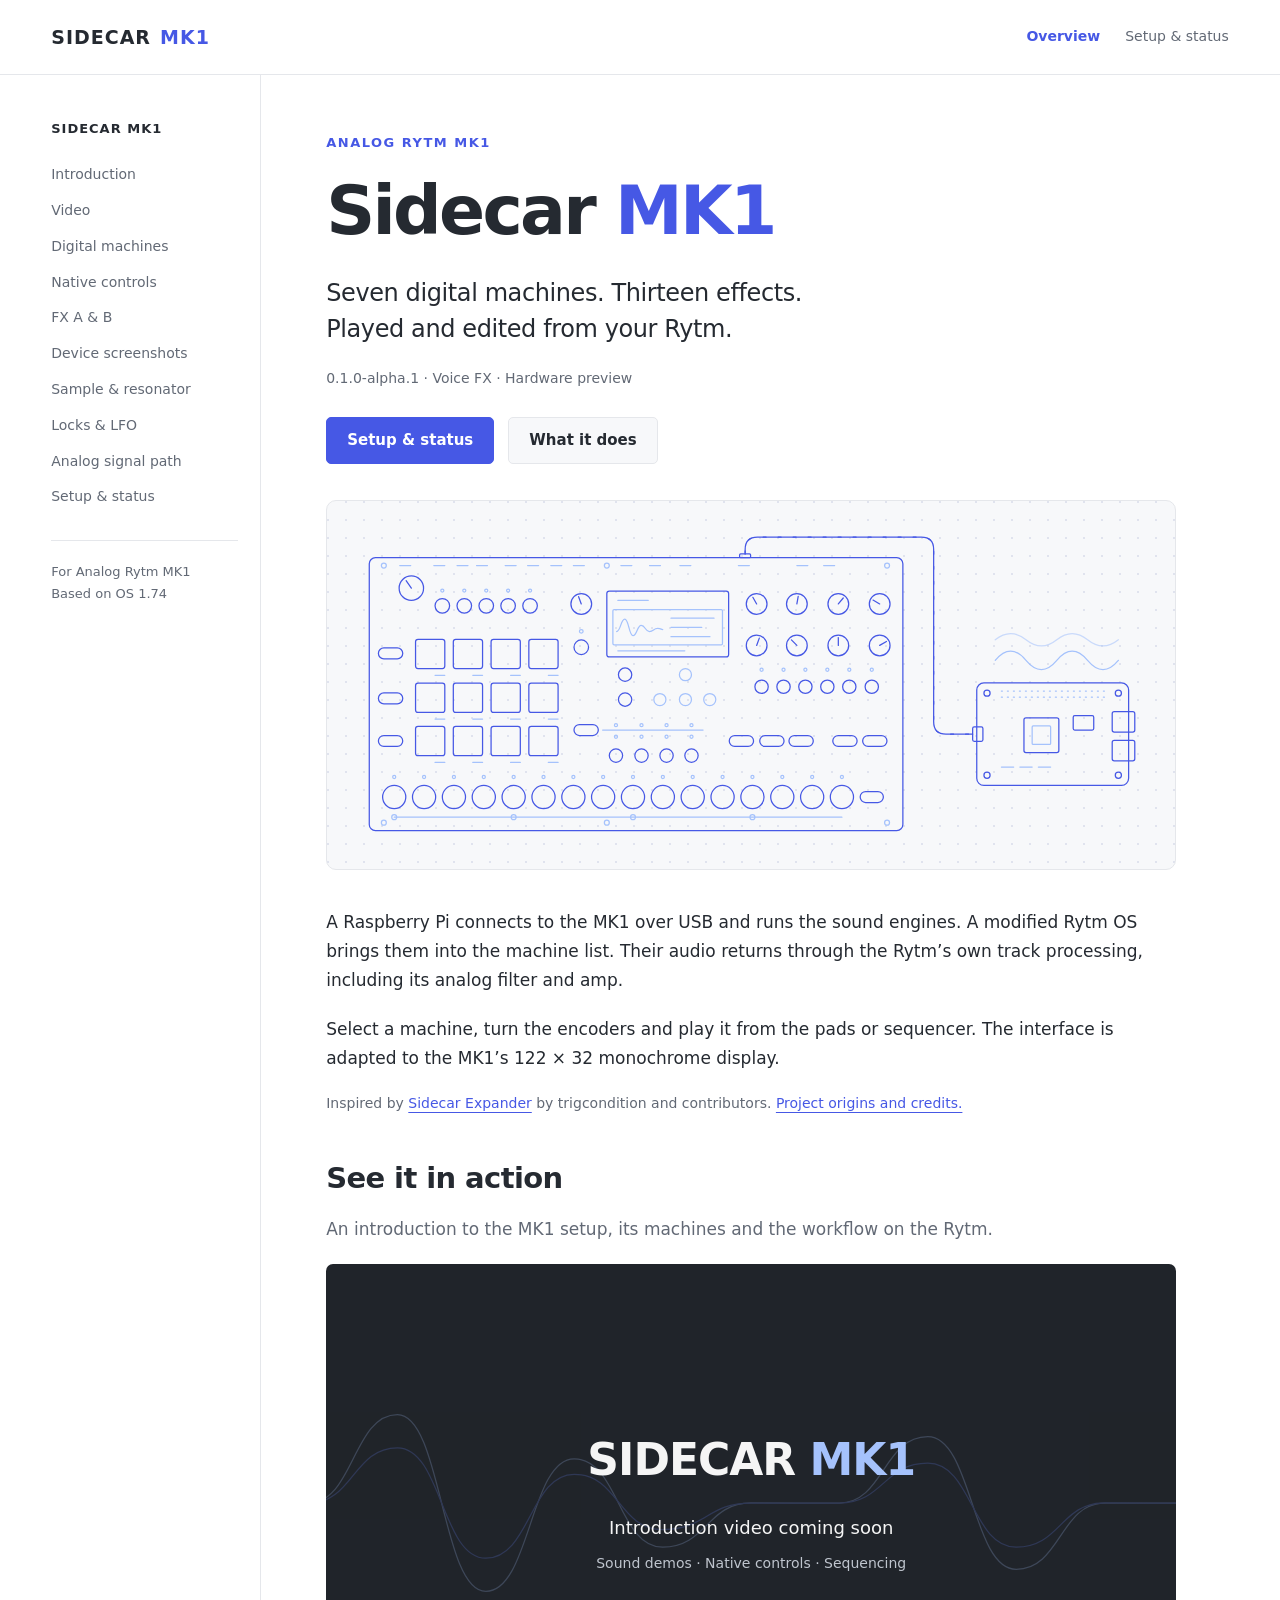
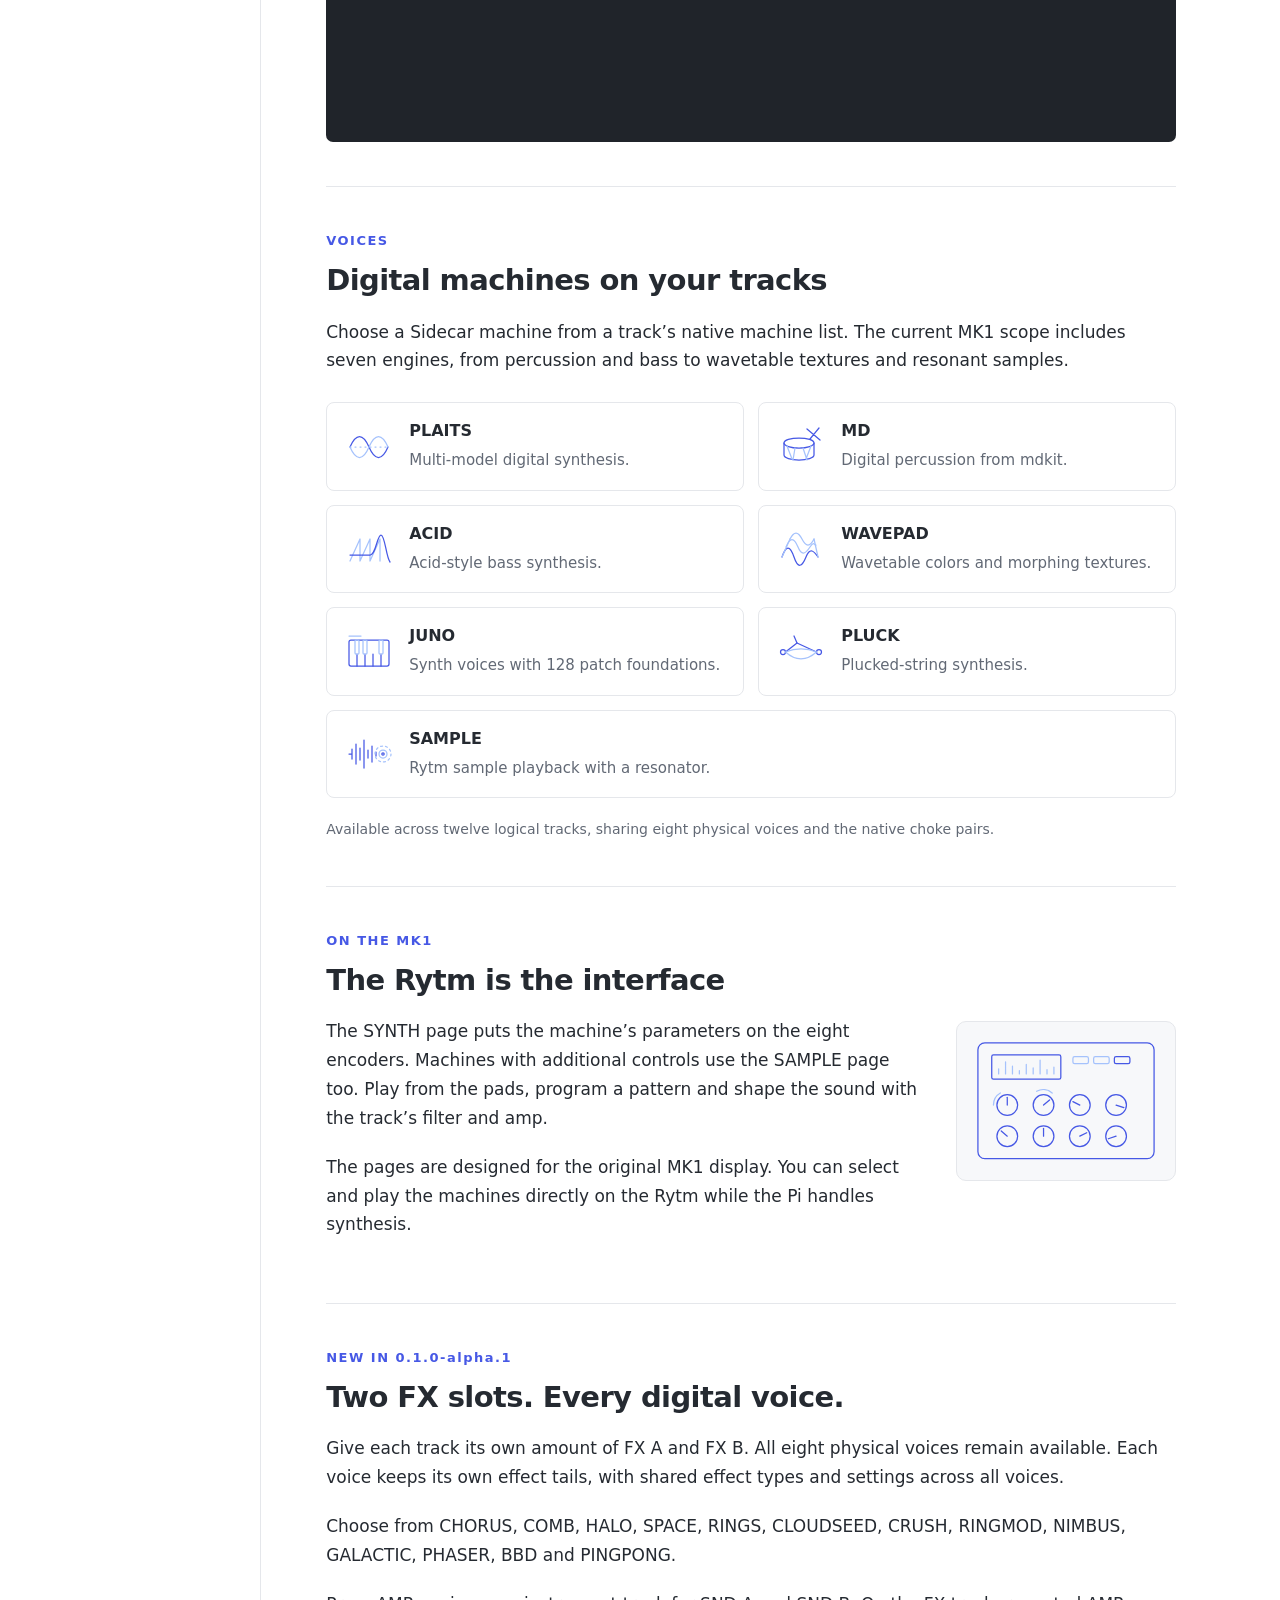
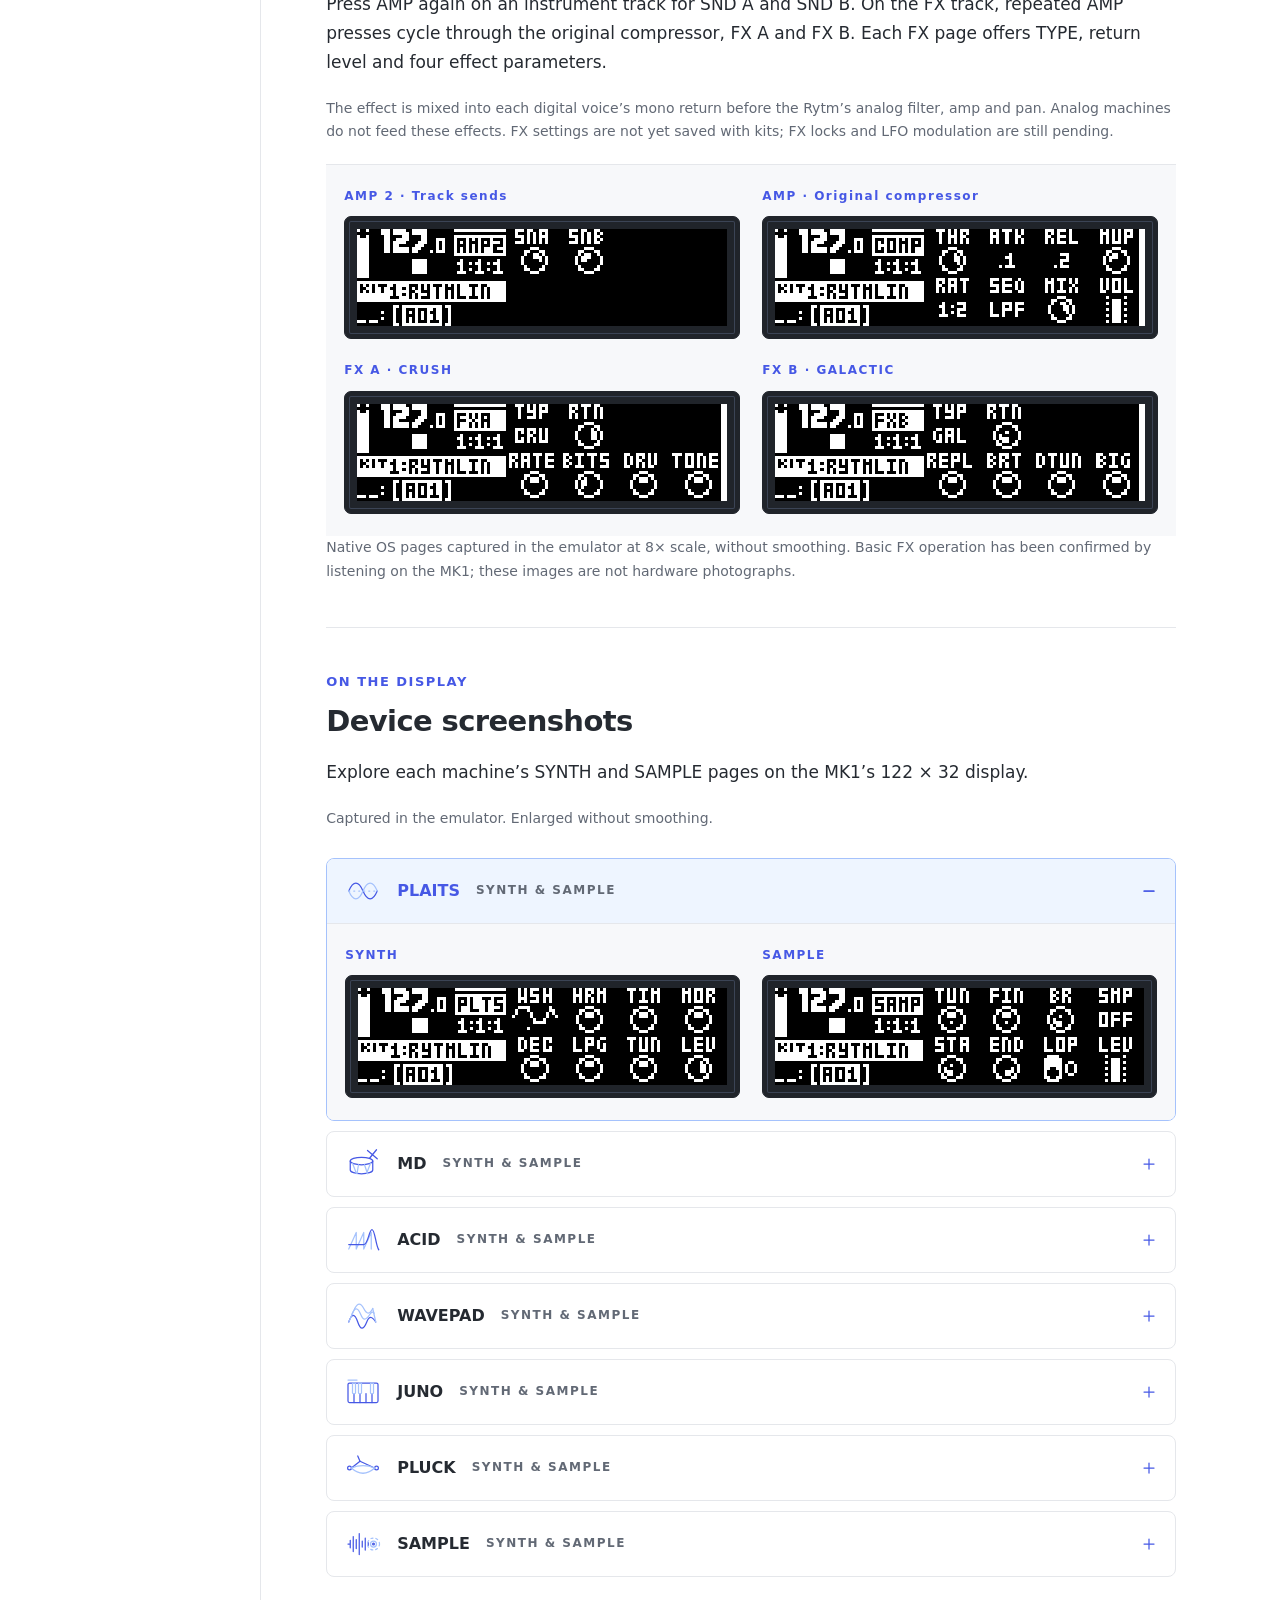
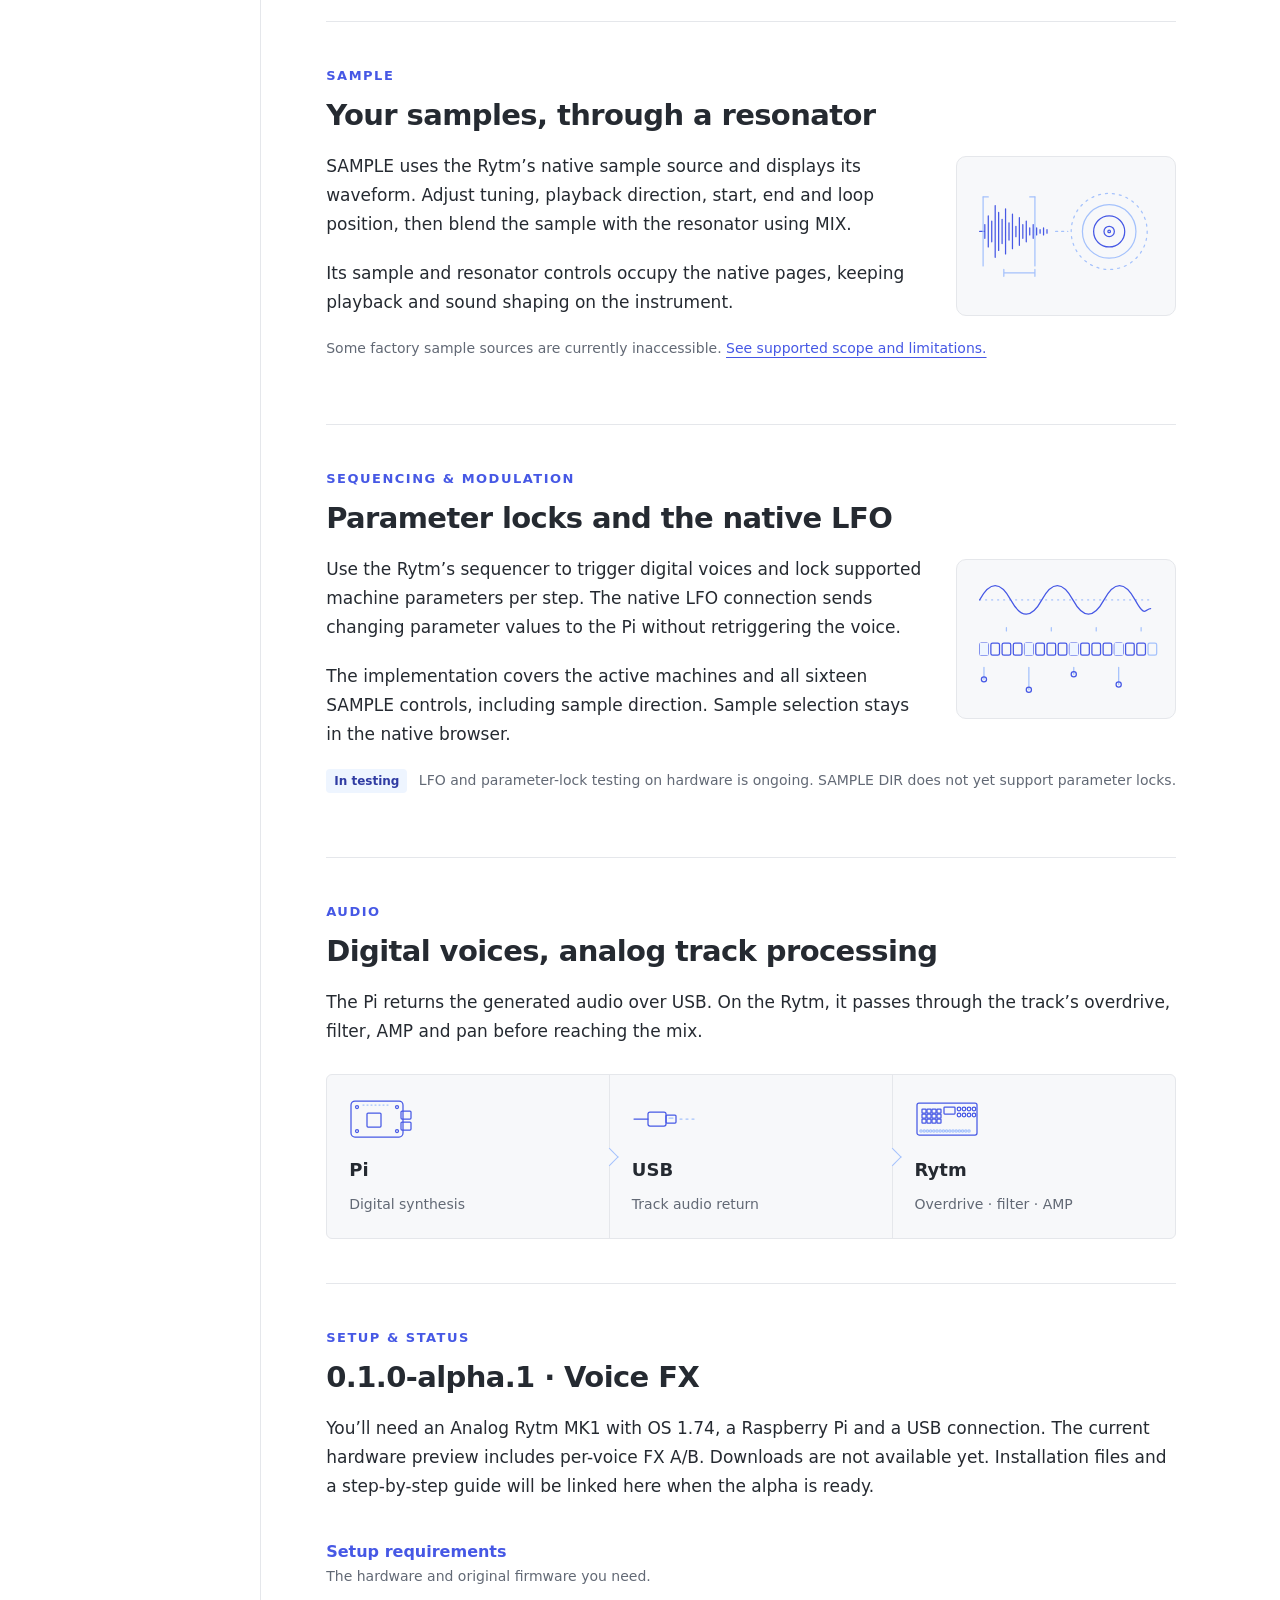
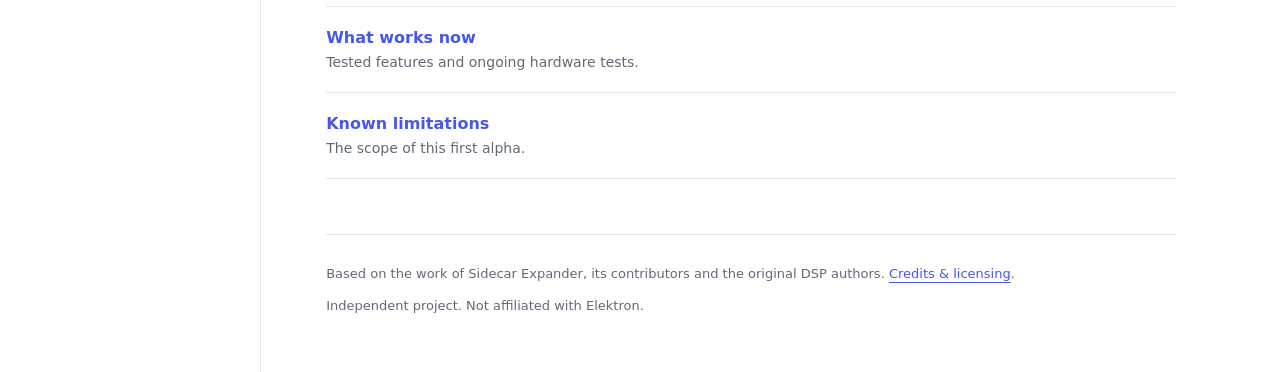
<file: site/index.html>
<!doctype html>
<html lang="en">
<head>
  <meta charset="utf-8">
  <meta name="viewport" content="width=device-width, initial-scale=1">
  <title>Sidecar MK1 — Digital machines for the Analog Rytm</title>
  <meta name="description" content="Seven digital machines for the Analog Rytm MK1. Native controls, 13 digital effects, sample resonators and the Rytm analog signal path.">
  <meta name="theme-color" content="#ffffff">
  <link rel="icon" href="mark.svg" type="image/svg+xml">
  <link rel="stylesheet" href="style.css">
  <script src="video.js" defer></script>
</head>
<body>
  <a class="skip" href="#main">Skip to content</a>
  <header class="masthead">
    <div class="wrap header-inner">
      <a class="brand" href="index.html" aria-label="Sidecar MK1 home">SIDECAR <span>MK1</span></a>
      <nav aria-label="Main navigation">
        <a href="index.html" aria-current="page">Overview</a>
        <a href="guide.html">Setup &amp; status</a>
      </nav>
    </div>
  </header>
  <div class="wrap docs-layout">
    <aside class="sidebar">
      <nav aria-label="On this page">
        <p class="nav-title">SIDECAR MK1</p>
        <a href="#main">Introduction</a>
        <a href="#video">Video</a>
        <a href="#machines">Digital machines</a>
        <a href="#controls">Native controls</a>
        <a href="#effects">FX A &amp; B</a>
        <a href="#screens">Device screenshots</a>
        <a href="#sample">Sample &amp; resonator</a>
        <a href="#modulation">Locks &amp; LFO</a>
        <a href="#signal">Analog signal path</a>
        <a href="#setup">Setup &amp; status</a>
        <div class="sidebar-note">For Analog Rytm MK1<br>Based on OS 1.74</div>
      </nav>
    </aside>
    <main id="main" class="home-content">
      <section class="intro-section">
        <p class="eyebrow">ANALOG RYTM MK1</p>
        <h1>Sidecar <span>MK1</span></h1>
        <p class="lead">Seven digital machines. Thirteen effects.<br>Played and edited from your Rytm.</p>
        <p class="version">0.1.0-alpha.1 · Voice FX · Hardware preview</p>
        <div class="actions">
          <a class="button" href="#setup">Setup &amp; status</a>
          <a class="button secondary" href="#machines">What it does</a>
        </div>
        <figure class="hero-art" aria-hidden="true">
          <svg class="illo" viewBox="0 -6 764 300" focusable="false">
            <g class="hero-rytm">
            <rect x="10" y="20" width="520" height="265.9" rx="6"/>
            <circle class="soft" cx="24.2" cy="27.7" r="2.4"/>
            <circle class="soft" cx="514.6" cy="27.7" r="2.4"/>
            <circle class="soft" cx="24.2" cy="278.2" r="2.4"/>
            <circle class="soft" cx="514.6" cy="278.2" r="2.4"/>
            <circle class="soft" cx="241.5" cy="27.7" r="2.4"/>
            <circle class="soft" cx="241.5" cy="278.2" r="2.4"/>
            <path class="soft" d="M39.7 27.7h10.7M72.9 27.7h10.7M95.5 27.7h10.7M114.5 27.7h10.7M142.4 27.7h10.7M164.3 27.7h10.7M186.9 27.7h10.7M208.9 27.7h10.7M255.2 27.7h10.7M283.1 27.7h10.7M312.7 27.7h10.7M369.7 27.7h10.7M426.7 27.7h10.7M452.8 27.7h10.7"/>
            <circle cx="51.0" cy="49.7" r="11.9"/>
            <path d="M51.0 49.7L45.9 42.4"/>
            <circle cx="81.2" cy="66.9" r="7.1"/>
            <circle class="soft" cx="81.2" cy="52.1" r="1.5"/>
            <circle cx="102.6" cy="66.9" r="7.1"/>
            <circle class="soft" cx="102.6" cy="52.1" r="1.5"/>
            <circle cx="124.0" cy="66.9" r="7.1"/>
            <circle class="soft" cx="124.0" cy="52.1" r="1.5"/>
            <circle cx="145.3" cy="66.9" r="7.1"/>
            <circle class="soft" cx="145.3" cy="52.1" r="1.5"/>
            <circle cx="166.7" cy="66.9" r="7.1"/>
            <circle class="soft" cx="166.7" cy="52.1" r="1.5"/>
            <circle cx="216.6" cy="65.1" r="10.1"/>
            <path d="M216.6 65.1L214.0 58.0"/>
            <circle class="soft" cx="216.6" cy="91.8" r="1.8"/>
            <circle cx="216.6" cy="107.3" r="7.1"/>
            <rect x="241.5" y="52.6" width="118.7" height="64.1" rx="2.4"/>
            <rect class="soft" x="247.4" y="70.5" width="106.8" height="34.4" rx="1.2"/>
            <path class="soft" d="M252.2 61.6h29.7M252.2 110.8h65.3"/>
            <path class="soft" d="M251 92c4 0 4-12 8-12s4 16 8 16 4-10 8-10 4 6 8 6 4-3 8-3 3 1 5 1"/>
            <path class="soft" d="M304 79h42M304 88h30M304 97h38"/>
            <rect x="18.9" y="107.9" width="23.7" height="10.7" rx="5.3"/>
            <rect x="18.9" y="151.8" width="23.7" height="10.7" rx="5.3"/>
            <rect x="18.9" y="193.3" width="23.7" height="10.7" rx="5.3"/>
            <rect class="pad" x="55.1" y="99.5" width="28.5" height="28.5" rx="2.4"/>
            <path class="soft" d="M74.1 134.6h9.5"/>
            <rect class="pad" x="91.9" y="99.5" width="28.5" height="28.5" rx="2.4"/>
            <path class="soft" d="M110.9 134.6h9.5"/>
            <rect class="pad pad-hit pad-hit-2" x="128.7" y="99.5" width="28.5" height="28.5" rx="2.4"/>
            <path class="soft" d="M147.7 134.6h9.5"/>
            <rect class="pad" x="165.5" y="99.5" width="28.5" height="28.5" rx="2.4"/>
            <path class="soft" d="M184.5 134.6h9.5"/>
            <rect class="pad" x="55.1" y="142.3" width="28.5" height="28.5" rx="2.4"/>
            <path class="soft" d="M74.1 177.3h9.5"/>
            <rect class="pad" x="91.9" y="142.3" width="28.5" height="28.5" rx="2.4"/>
            <path class="soft" d="M110.9 177.3h9.5"/>
            <rect class="pad" x="128.7" y="142.3" width="28.5" height="28.5" rx="2.4"/>
            <path class="soft" d="M147.7 177.3h9.5"/>
            <rect class="pad" x="165.5" y="142.3" width="28.5" height="28.5" rx="2.4"/>
            <path class="soft" d="M184.5 177.3h9.5"/>
            <rect class="pad pad-hit" x="55.1" y="184.4" width="28.5" height="28.5" rx="2.4"/>
            <path class="soft" d="M74.1 219.5h9.5"/>
            <rect class="pad" x="91.9" y="184.4" width="28.5" height="28.5" rx="2.4"/>
            <path class="soft" d="M110.9 219.5h9.5"/>
            <rect class="pad" x="128.7" y="184.4" width="28.5" height="28.5" rx="2.4"/>
            <path class="soft" d="M147.7 219.5h9.5"/>
            <rect class="pad" x="165.5" y="184.4" width="28.5" height="28.5" rx="2.4"/>
            <path class="soft" d="M184.5 219.5h9.5"/>
            <circle cx="387.5" cy="65.1" r="10.1"/>
            <path d="M387.5 65.1L383.8 58.6"/>
            <circle cx="426.7" cy="65.1" r="10.1"/>
            <path d="M426.7 65.1L428.0 57.7"/>
            <circle cx="467.1" cy="65.1" r="10.1"/>
            <path d="M467.1 65.1L471.9 59.3"/>
            <circle cx="507.4" cy="65.1" r="10.1"/>
            <path d="M507.4 65.1L500.9 61.3"/>
            <circle cx="387.5" cy="105.5" r="10.1"/>
            <path d="M387.5 105.5L390.1 98.4"/>
            <circle cx="426.7" cy="105.5" r="10.1"/>
            <path d="M426.7 105.5L421.4 100.1"/>
            <circle cx="467.1" cy="105.5" r="10.1"/>
            <path d="M467.1 105.5L467.1 97.9"/>
            <circle cx="507.4" cy="105.5" r="10.1"/>
            <path d="M507.4 105.5L514.0 101.7"/>
            <circle cx="392.3" cy="145.8" r="6.5"/>
            <circle class="soft" cx="392.3" cy="129.2" r="1.5"/>
            <circle cx="413.7" cy="145.8" r="6.5"/>
            <circle class="soft" cx="413.7" cy="129.2" r="1.5"/>
            <circle cx="435.0" cy="145.8" r="6.5"/>
            <circle class="soft" cx="435.0" cy="129.2" r="1.5"/>
            <circle cx="456.4" cy="145.8" r="6.5"/>
            <circle class="soft" cx="456.4" cy="129.2" r="1.5"/>
            <circle cx="477.8" cy="145.8" r="6.5"/>
            <circle class="soft" cx="477.8" cy="129.2" r="1.5"/>
            <circle cx="499.7" cy="145.8" r="6.5"/>
            <circle class="soft" cx="499.7" cy="129.2" r="1.5"/>
            <circle cx="259.3" cy="134.0" r="6.5"/>
            <circle cx="259.3" cy="158.3" r="6.5"/>
            <circle class="soft" cx="318.1" cy="134.0" r="5.9"/>
            <circle class="soft" cx="293.2" cy="158.3" r="5.9"/>
            <circle class="soft" cx="318.1" cy="158.3" r="5.9"/>
            <circle class="soft" cx="341.8" cy="158.3" r="5.9"/>
            <rect x="209.5" y="182.6" width="23.7" height="10.7" rx="5.3"/>
            <path class="soft" d="M237.4 188.0h97.9"/>
            <circle cx="250.4" cy="212.9" r="6.5"/>
            <circle class="soft" cx="250.4" cy="183.2" r="1.5"/>
            <circle class="soft" cx="250.4" cy="194.5" r="1.5"/>
            <circle cx="275.3" cy="212.9" r="6.5"/>
            <circle class="soft" cx="275.3" cy="183.2" r="1.5"/>
            <circle class="soft" cx="275.3" cy="194.5" r="1.5"/>
            <circle cx="299.7" cy="212.9" r="6.5"/>
            <circle class="soft" cx="299.7" cy="183.2" r="1.5"/>
            <circle class="soft" cx="299.7" cy="194.5" r="1.5"/>
            <circle cx="324.0" cy="212.9" r="6.5"/>
            <circle class="soft" cx="324.0" cy="183.2" r="1.5"/>
            <circle class="soft" cx="324.0" cy="194.5" r="1.5"/>
            <rect x="360.8" y="193.3" width="23.7" height="10.7" rx="5.3"/>
            <rect x="390.5" y="193.3" width="23.7" height="10.7" rx="5.3"/>
            <rect x="419.0" y="193.3" width="23.7" height="10.7" rx="5.3"/>
            <rect x="461.7" y="193.3" width="23.7" height="10.7" rx="5.3"/>
            <rect x="490.8" y="193.3" width="23.7" height="10.7" rx="5.3"/>
            <circle cx="34.3" cy="253.3" r="11.3"/>
            <circle class="soft" cx="34.3" cy="233.7" r="1.5"/>
            <circle cx="63.4" cy="253.3" r="11.3"/>
            <circle class="soft" cx="63.4" cy="233.7" r="1.5"/>
            <circle cx="92.5" cy="253.3" r="11.3"/>
            <circle class="soft" cx="92.5" cy="233.7" r="1.5"/>
            <circle cx="121.6" cy="253.3" r="11.3"/>
            <circle class="soft" cx="121.6" cy="233.7" r="1.5"/>
            <circle cx="150.7" cy="253.3" r="11.3"/>
            <circle class="soft" cx="150.7" cy="233.7" r="1.5"/>
            <circle cx="179.8" cy="253.3" r="11.3"/>
            <circle class="soft" cx="179.8" cy="233.7" r="1.5"/>
            <circle cx="208.9" cy="253.3" r="11.3"/>
            <circle class="soft" cx="208.9" cy="233.7" r="1.5"/>
            <circle cx="237.9" cy="253.3" r="11.3"/>
            <circle class="soft" cx="237.9" cy="233.7" r="1.5"/>
            <circle cx="267.0" cy="253.3" r="11.3"/>
            <circle class="soft" cx="267.0" cy="233.7" r="1.5"/>
            <circle cx="296.1" cy="253.3" r="11.3"/>
            <circle class="soft" cx="296.1" cy="233.7" r="1.5"/>
            <circle cx="325.2" cy="253.3" r="11.3"/>
            <circle class="soft" cx="325.2" cy="233.7" r="1.5"/>
            <circle cx="354.3" cy="253.3" r="11.3"/>
            <circle class="soft" cx="354.3" cy="233.7" r="1.5"/>
            <circle cx="383.4" cy="253.3" r="11.3"/>
            <circle class="soft" cx="383.4" cy="233.7" r="1.5"/>
            <circle cx="412.5" cy="253.3" r="11.3"/>
            <circle class="soft" cx="412.5" cy="233.7" r="1.5"/>
            <circle cx="441.6" cy="253.3" r="11.3"/>
            <circle class="soft" cx="441.6" cy="233.7" r="1.5"/>
            <circle cx="470.6" cy="253.3" r="11.3"/>
            <circle class="soft" cx="470.6" cy="233.7" r="1.5"/>
            <path class="soft" d="M34.3 272.9H470.6"/>
            <circle class="soft" cx="34.3" cy="272.9" r="2.4"/>
            <circle class="soft" cx="150.7" cy="272.9" r="2.4"/>
            <circle class="soft" cx="267.0" cy="272.9" r="2.4"/>
            <circle class="soft" cx="383.4" cy="272.9" r="2.4"/>
            <rect x="488.4" y="247.9" width="22.6" height="10.7" rx="5.3"/>
            <rect x="370.9" y="16.4" width="10.7" height="3.6" rx="1"/>
            </g>
            <path d="M376.3 16.4V12Q376.3 0 388.3 0H548Q560 0 560 12V180Q560 192 572 192H598"/><path class="hero-signal" d="M376.3 16.4V12Q376.3 0 388.3 0H548Q560 0 560 12V180Q560 192 572 192H598"/>
            <g class="hero-pi">
  <rect x="602" y="142" width="148" height="100" rx="7"/>
  <circle cx="612" cy="152" r="3"/><circle cx="740" cy="152" r="3"/><circle cx="612" cy="232" r="3"/><circle cx="740" cy="232" r="3"/>
  <path class="soft" d="M626 150h104M626 156h104" stroke-dasharray="1 5"/>
  <rect x="648" y="176" width="34" height="34" rx="2"/><rect class="soft" x="656" y="184" width="18" height="18" rx="1"/>
  <rect x="696" y="174" width="20" height="14" rx="1.5"/>
  <rect x="734" y="170" width="22" height="20" rx="2"/><rect x="734" y="198" width="22" height="20" rx="2"/>
  <rect x="598" y="185" width="10" height="14" rx="1.5"/>
  <path class="soft" d="M626 224h12M644 224h12M662 224h12"/>
</g>
<path class="soft" d="M620 120c10-12 20-12 30 0s20 12 30 0 20-12 30 0 20 12 30 0"/>
<path class="soft" d="M620 100c10-8 20-8 30 0s20 8 30 0 20-8 30 0 20 8 30 0" opacity=".55"/>
          </svg>
        </figure>
        <p>A Raspberry Pi connects to the MK1 over USB and runs the sound engines. A modified Rytm OS brings them into the machine list. Their audio returns through the Rytm’s own track processing, including its analog filter and amp.</p>
        <p>Select a machine, turn the encoders and play it from the pads or sequencer. The interface is adapted to the MK1’s 122 × 32 monochrome display.</p>
        <p class="origin">Inspired by <a href="https://trigcondition.github.io/sidecar-expander/">Sidecar Expander</a> by trigcondition and contributors. <a href="guide.html#credits">Project origins and credits.</a></p>
      </section>

      <section class="video-section" id="video" aria-labelledby="video-title">
        <h2 id="video-title">See it in action</h2>
        <p>An introduction to the MK1 setup, its machines and the workflow on the Rytm.</p>
        <div class="video-placeholder" id="video-placeholder">
          <svg class="illo video-illo" viewBox="0 0 400 120" aria-hidden="true" focusable="false">
            <path d="M0 60c20 0 20-40 40-40s20 80 40 80 20-60 40-60 20 40 40 40 20-20 40-20 20 0 40 0 20-30 40-30 20 60 40 60 20-30 40-30 20 0 40 0"/>
            <path class="soft" d="M0 60c20 0 20-25 40-25s20 50 40 50 20-38 40-38 20 25 40 25 20-12 40-12 20 0 40 0 20-18 40-18 20 38 40 38 20-20 40-20 20 0 40 0"/>
          </svg>
          <div class="video-wordmark" aria-hidden="true">SIDECAR <span>MK1</span></div>
          <p>Introduction video coming soon</p>
          <span>Sound demos · Native controls · Sequencing</span>
        </div>
        <div class="video-player" id="video-player" hidden></div>
        <p class="video-fallback" id="video-fallback" hidden><a id="video-link">Watch the introduction on YouTube</a></p>
      </section>

      <section class="feature" id="machines">
        <p class="eyebrow">VOICES</p>
        <h2>Digital machines on your tracks</h2>
        <p>Choose a Sidecar machine from a track’s native machine list. The current MK1 scope includes seven engines, from percussion and bass to wavetable textures and resonant samples.</p>
        <dl class="machine-list">
          <div><svg class="illo machine-icon" viewBox="0 0 48 48" aria-hidden="true" focusable="false"><path d="M5 24c6-14 13-14 19 0s13 14 19 0"/><path class="soft" d="M5 24c6 14 13 14 19 0s13-14 19 0"/><path class="soft" d="M5 24h38" stroke-dasharray="1 4"/></svg><dt>PLAITS</dt><dd>Multi-model digital synthesis.</dd></div>
          <div><svg class="illo machine-icon" viewBox="0 0 48 48" aria-hidden="true" focusable="false"><ellipse cx="22" cy="20" rx="15" ry="5"/><path d="M7 20v12c0 3 7 5 15 5s15-2 15-5V20"/><path class="soft" d="M10 23l5 13M18 25l-2 12M26 25l4 12M34 23l-5 13"/><path d="M30 6l13 11M42 5L33 16"/></svg><dt>MD</dt><dd>Digital percussion from mdkit.</dd></div>
          <div><svg class="illo machine-icon" viewBox="0 0 48 48" aria-hidden="true" focusable="false"><path class="soft" d="M5 36L15 14v22L25 14v22L35 14v22"/><path d="M5 30h20c6 0 7-20 11-20s5 22 9 27"/></svg><dt>ACID</dt><dd>Acid-style bass synthesis.</dd></div>
          <div><svg class="illo machine-icon" viewBox="0 0 48 48" aria-hidden="true" focusable="false"><path class="soft" d="M13 14c4-8 8-8 12 0s8 8 12 0"/><path class="soft" d="M9 22c4-10 8-10 12 0s8 6 12 0 4-2 6-2"/><path d="M5 32c4-12 8-12 12 0s8 10 12 0 8-6 12 0"/><path class="soft" d="M5 32l8-18M41 32l-4-18"/></svg><dt>WAVEPAD</dt><dd>Wavetable colors and morphing textures.</dd></div>
          <div><svg class="illo machine-icon" viewBox="0 0 48 48" aria-hidden="true" focusable="false"><rect x="4" y="12" width="40" height="26" rx="2"/><path d="M12 38V26M20 38V26M28 38V26M36 38V26"/><rect class="soft" x="10" y="12" width="4" height="14" rx="1"/><rect class="soft" x="18" y="12" width="4" height="14" rx="1"/><rect class="soft" x="34" y="12" width="4" height="14" rx="1"/><path class="soft" d="M4 8h12"/></svg><dt>JUNO</dt><dd>Synth voices with 128 patch foundations.</dd></div>
          <div><svg class="illo machine-icon" viewBox="0 0 48 48" aria-hidden="true" focusable="false"><circle cx="6" cy="24" r="2.5"/><circle cx="42" cy="24" r="2.5"/><path d="M8.5 24L20 15l19.5 9"/><path class="soft" d="M8.5 24c10 9 21 9 31 0M8.5 24c10-4 21-4 31 0"/><path d="M20 15l-3-7"/></svg><dt>PLUCK</dt><dd>Plucked-string synthesis.</dd></div>
          <div><svg class="illo machine-icon" viewBox="0 0 48 48" aria-hidden="true" focusable="false"><path d="M4 24h3M7 19v10M11 14v20M15 18v12M19 10v28M23 20v8M27 16v16M31 22v4"/><circle class="soft" cx="38" cy="24" r="4"/><circle class="soft" cx="38" cy="24" r="8" stroke-dasharray="2 3"/><circle cx="38" cy="24" r="1.2"/></svg><dt>SAMPLE</dt><dd>Rytm sample playback with a resonator.</dd></div>
        </dl>
        <p class="note">Available across twelve logical tracks, sharing eight physical voices and the native choke pairs.</p>
      </section>

      <section class="feature" id="controls">
        <p class="eyebrow">ON THE MK1</p>
        <h2>The Rytm is the interface</h2>
        <figure class="feature-art" aria-hidden="true">
          <svg class="illo" viewBox="0 0 220 150" focusable="false">
            <rect x="8" y="8" width="204" height="134" rx="8"/>
            <rect x="24" y="22" width="80" height="28" rx="2"/>
            <path class="soft" d="M32 44v-6M40 44V30M48 44v-9M56 44v-4M64 44V33M72 44v-7M80 44V28M88 44v-5M96 44v-8"/>
            <rect class="soft" x="118" y="24" width="18" height="8" rx="2"/><rect class="soft" x="142" y="24" width="18" height="8" rx="2"/><rect x="166" y="24" width="18" height="8" rx="2"/>
            <circle cx="42" cy="80" r="12"/><path d="M42 80v-9"/><circle cx="84" cy="80" r="12"/><path d="M84 80l7-6"/>
            <circle cx="126" cy="80" r="12"/><path d="M126 80l-8-4"/><circle cx="168" cy="80" r="12"/><path d="M168 80l9 3"/>
            <circle cx="42" cy="116" r="12"/><path d="M42 116l-7-6"/><circle cx="84" cy="116" r="12"/><path d="M84 116v-9"/>
            <circle cx="126" cy="116" r="12"/><path d="M126 116l8-4"/><circle cx="168" cy="116" r="12"/><path d="M168 116l-9 3"/>
            <path class="soft" d="M26 80a16 16 0 0 1 8-14M76 64a16 16 0 0 1 18 2"/>
          </svg></figure>
        <p>The SYNTH page puts the machine’s parameters on the eight encoders. Machines with additional controls use the SAMPLE page too. Play from the pads, program a pattern and shape the sound with the track’s filter and amp.</p>
        <p>The pages are designed for the original MK1 display. You can select and play the machines directly on the Rytm while the Pi handles synthesis.</p>
      </section>

      <section class="feature" id="effects" aria-labelledby="effects-title">
        <p class="eyebrow">NEW IN 0.1.0-alpha.1</p>
        <h2 id="effects-title">Two FX slots. Every digital voice.</h2>
        <p>Give each track its own amount of FX A and FX B. All eight physical voices remain available. Each voice keeps its own effect tails, with shared effect types and settings across all voices.</p>
        <p>Choose from CHORUS, COMB, HALO, SPACE, RINGS, CLOUDSEED, CRUSH, RINGMOD, NIMBUS, GALACTIC, PHASER, BBD and PINGPONG.</p>
        <p>Press AMP again on an instrument track for SND A and SND B. On the FX track, repeated AMP presses cycle through the original compressor, FX A and FX B. Each FX page offers TYPE, return level and four effect parameters.</p>
        <p class="note">The effect is mixed into each digital voice’s mono return before the Rytm’s analog filter, amp and pan. Analog machines do not feed these effects. FX settings are not yet saved with kits; FX locks and LFO modulation are still pending.</p>
        <div class="screen-pair">
          <figure class="screen-panel">
            <figcaption>AMP 2 · Track sends</figcaption>
            <a href="screens/amp2.png" aria-label="Open AMP 2 · Track sends screenshot at full size"><img src="screens/amp2.png" width="976" height="256" alt="Native AMP2 page with independent send A and B controls" loading="lazy"></a>
          </figure>
          <figure class="screen-panel">
            <figcaption>AMP · Original compressor</figcaption>
            <a href="screens/compressor.png" aria-label="Open AMP · Original compressor screenshot at full size"><img src="screens/compressor.png" width="976" height="256" alt="Original Rytm compressor remains accessible" loading="lazy"></a>
          </figure>
          <figure class="screen-panel">
            <figcaption>FX A · CRUSH</figcaption>
            <a href="screens/fx-a.png" aria-label="Open FX A · CRUSH screenshot at full size"><img src="screens/fx-a.png" width="976" height="256" alt="Native FX A page with CRUSH and four parameters" loading="lazy"></a>
          </figure>
          <figure class="screen-panel">
            <figcaption>FX B · GALACTIC</figcaption>
            <a href="screens/fx-b.png" aria-label="Open FX B · GALACTIC screenshot at full size"><img src="screens/fx-b.png" width="976" height="256" alt="Native FX B page with GALACTIC and four parameters" loading="lazy"></a>
          </figure>
        </div>
        <p class="note">Native OS pages captured in the emulator at 8× scale, without smoothing. Basic FX operation has been confirmed by listening on the MK1; these images are not hardware photographs.</p>
      </section>

      <section class="feature" id="screens" aria-labelledby="screens-title">
        <p class="eyebrow">ON THE DISPLAY</p>
        <h2 id="screens-title">Device screenshots</h2>
        <p>Explore each machine’s SYNTH and SAMPLE pages on the MK1’s 122 × 32 display.</p>
        <p class="note">Captured in the emulator. Enlarged without smoothing.</p>
        <div class="screen-gallery">
          <details class="screen-machine" name="machine-screens" open>
            <summary><svg class="illo screen-icon" viewBox="0 0 48 48" aria-hidden="true" focusable="false"><path d="M5 24c6-14 13-14 19 0s13 14 19 0"/><path class="soft" d="M5 24c6 14 13 14 19 0s13-14 19 0"/><path class="soft" d="M5 24h38" stroke-dasharray="1 4"/></svg><span class="screen-name">PLAITS</span><span class="screen-summary">SYNTH &amp; SAMPLE</span><svg class="illo screen-toggle" viewBox="0 0 16 16" aria-hidden="true" focusable="false"><path d="M3 8h10"/><path class="screen-toggle-v" d="M8 3v10"/></svg></summary>
            <div class="screen-pair">
              <figure class="screen-panel">
                <figcaption>SYNTH</figcaption>
                <a href="screens/plaits-synth.png" aria-label="Open PLAITS SYNTH screenshot at full size">
                  <img src="screens/plaits-synth.png" width="976" height="256" loading="lazy" alt="PLAITS SYNTH page on the monochrome MK1 display">
                </a>
              </figure>
              <figure class="screen-panel">
                <figcaption>SAMPLE</figcaption>
                <a href="screens/plaits-smpl.png" aria-label="Open PLAITS SAMPLE screenshot at full size">
                  <img src="screens/plaits-smpl.png" width="976" height="256" loading="lazy" alt="PLAITS SAMPLE page on the monochrome MK1 display">
                </a>
              </figure>
            </div>
          </details>
          <details class="screen-machine" name="machine-screens">
            <summary><svg class="illo screen-icon" viewBox="0 0 48 48" aria-hidden="true" focusable="false"><ellipse cx="22" cy="20" rx="15" ry="5"/><path d="M7 20v12c0 3 7 5 15 5s15-2 15-5V20"/><path class="soft" d="M10 23l5 13M18 25l-2 12M26 25l4 12M34 23l-5 13"/><path d="M30 6l13 11M42 5L33 16"/></svg><span class="screen-name">MD</span><span class="screen-summary">SYNTH &amp; SAMPLE</span><svg class="illo screen-toggle" viewBox="0 0 16 16" aria-hidden="true" focusable="false"><path d="M3 8h10"/><path class="screen-toggle-v" d="M8 3v10"/></svg></summary>
            <div class="screen-pair">
              <figure class="screen-panel">
                <figcaption>SYNTH</figcaption>
                <a href="screens/md-synth.png" aria-label="Open MD SYNTH screenshot at full size">
                  <img src="screens/md-synth.png" width="976" height="256" loading="lazy" alt="MD SYNTH page on the monochrome MK1 display">
                </a>
              </figure>
              <figure class="screen-panel">
                <figcaption>SAMPLE</figcaption>
                <a href="screens/md-smpl.png" aria-label="Open MD SAMPLE screenshot at full size">
                  <img src="screens/md-smpl.png" width="976" height="256" loading="lazy" alt="MD SAMPLE page on the monochrome MK1 display">
                </a>
              </figure>
            </div>
          </details>
          <details class="screen-machine" name="machine-screens">
            <summary><svg class="illo screen-icon" viewBox="0 0 48 48" aria-hidden="true" focusable="false"><path class="soft" d="M5 36L15 14v22L25 14v22L35 14v22"/><path d="M5 30h20c6 0 7-20 11-20s5 22 9 27"/></svg><span class="screen-name">ACID</span><span class="screen-summary">SYNTH &amp; SAMPLE</span><svg class="illo screen-toggle" viewBox="0 0 16 16" aria-hidden="true" focusable="false"><path d="M3 8h10"/><path class="screen-toggle-v" d="M8 3v10"/></svg></summary>
            <div class="screen-pair">
              <figure class="screen-panel">
                <figcaption>SYNTH</figcaption>
                <a href="screens/acid-synth.png" aria-label="Open ACID SYNTH screenshot at full size">
                  <img src="screens/acid-synth.png" width="976" height="256" loading="lazy" alt="ACID SYNTH page on the monochrome MK1 display">
                </a>
              </figure>
              <figure class="screen-panel">
                <figcaption>SAMPLE</figcaption>
                <a href="screens/acid-smpl.png" aria-label="Open ACID SAMPLE screenshot at full size">
                  <img src="screens/acid-smpl.png" width="976" height="256" loading="lazy" alt="ACID SAMPLE page on the monochrome MK1 display">
                </a>
              </figure>
            </div>
          </details>
          <details class="screen-machine" name="machine-screens">
            <summary><svg class="illo screen-icon" viewBox="0 0 48 48" aria-hidden="true" focusable="false"><path class="soft" d="M13 14c4-8 8-8 12 0s8 8 12 0"/><path class="soft" d="M9 22c4-10 8-10 12 0s8 6 12 0 4-2 6-2"/><path d="M5 32c4-12 8-12 12 0s8 10 12 0 8-6 12 0"/><path class="soft" d="M5 32l8-18M41 32l-4-18"/></svg><span class="screen-name">WAVEPAD</span><span class="screen-summary">SYNTH &amp; SAMPLE</span><svg class="illo screen-toggle" viewBox="0 0 16 16" aria-hidden="true" focusable="false"><path d="M3 8h10"/><path class="screen-toggle-v" d="M8 3v10"/></svg></summary>
            <div class="screen-pair">
              <figure class="screen-panel">
                <figcaption>SYNTH</figcaption>
                <a href="screens/wavepad-synth.png" aria-label="Open WAVEPAD SYNTH screenshot at full size">
                  <img src="screens/wavepad-synth.png" width="976" height="256" loading="lazy" alt="WAVEPAD SYNTH page on the monochrome MK1 display">
                </a>
              </figure>
              <figure class="screen-panel">
                <figcaption>SAMPLE</figcaption>
                <a href="screens/wavepad-smpl.png" aria-label="Open WAVEPAD SAMPLE screenshot at full size">
                  <img src="screens/wavepad-smpl.png" width="976" height="256" loading="lazy" alt="WAVEPAD SAMPLE page on the monochrome MK1 display">
                </a>
              </figure>
            </div>
          </details>
          <details class="screen-machine" name="machine-screens">
            <summary><svg class="illo screen-icon" viewBox="0 0 48 48" aria-hidden="true" focusable="false"><rect x="4" y="12" width="40" height="26" rx="2"/><path d="M12 38V26M20 38V26M28 38V26M36 38V26"/><rect class="soft" x="10" y="12" width="4" height="14" rx="1"/><rect class="soft" x="18" y="12" width="4" height="14" rx="1"/><rect class="soft" x="34" y="12" width="4" height="14" rx="1"/><path class="soft" d="M4 8h12"/></svg><span class="screen-name">JUNO</span><span class="screen-summary">SYNTH &amp; SAMPLE</span><svg class="illo screen-toggle" viewBox="0 0 16 16" aria-hidden="true" focusable="false"><path d="M3 8h10"/><path class="screen-toggle-v" d="M8 3v10"/></svg></summary>
            <div class="screen-pair">
              <figure class="screen-panel">
                <figcaption>SYNTH</figcaption>
                <a href="screens/juno-synth.png" aria-label="Open JUNO SYNTH screenshot at full size">
                  <img src="screens/juno-synth.png" width="976" height="256" loading="lazy" alt="JUNO SYNTH page on the monochrome MK1 display">
                </a>
              </figure>
              <figure class="screen-panel">
                <figcaption>SAMPLE</figcaption>
                <a href="screens/juno-smpl.png" aria-label="Open JUNO SAMPLE screenshot at full size">
                  <img src="screens/juno-smpl.png" width="976" height="256" loading="lazy" alt="JUNO SAMPLE page on the monochrome MK1 display">
                </a>
              </figure>
            </div>
          </details>
          <details class="screen-machine" name="machine-screens">
            <summary><svg class="illo screen-icon" viewBox="0 0 48 48" aria-hidden="true" focusable="false"><circle cx="6" cy="24" r="2.5"/><circle cx="42" cy="24" r="2.5"/><path d="M8.5 24L20 15l19.5 9"/><path class="soft" d="M8.5 24c10 9 21 9 31 0M8.5 24c10-4 21-4 31 0"/><path d="M20 15l-3-7"/></svg><span class="screen-name">PLUCK</span><span class="screen-summary">SYNTH &amp; SAMPLE</span><svg class="illo screen-toggle" viewBox="0 0 16 16" aria-hidden="true" focusable="false"><path d="M3 8h10"/><path class="screen-toggle-v" d="M8 3v10"/></svg></summary>
            <div class="screen-pair">
              <figure class="screen-panel">
                <figcaption>SYNTH</figcaption>
                <a href="screens/pluck-synth.png" aria-label="Open PLUCK SYNTH screenshot at full size">
                  <img src="screens/pluck-synth.png" width="976" height="256" loading="lazy" alt="PLUCK SYNTH page on the monochrome MK1 display">
                </a>
              </figure>
            </div>
            <p class="screen-note">PLUCK has no additional controls on the SAMPLE page.</p>
          </details>
          <details class="screen-machine" name="machine-screens">
            <summary><svg class="illo screen-icon" viewBox="0 0 48 48" aria-hidden="true" focusable="false"><path d="M4 24h3M7 19v10M11 14v20M15 18v12M19 10v28M23 20v8M27 16v16M31 22v4"/><circle class="soft" cx="38" cy="24" r="4"/><circle class="soft" cx="38" cy="24" r="8" stroke-dasharray="2 3"/><circle cx="38" cy="24" r="1.2"/></svg><span class="screen-name">SAMPLE</span><span class="screen-summary">SYNTH &amp; SAMPLE</span><svg class="illo screen-toggle" viewBox="0 0 16 16" aria-hidden="true" focusable="false"><path d="M3 8h10"/><path class="screen-toggle-v" d="M8 3v10"/></svg></summary>
            <div class="screen-pair">
              <figure class="screen-panel">
                <figcaption>SYNTH</figcaption>
                <a href="screens/sample-synth.png" aria-label="Open SAMPLE SYNTH screenshot at full size">
                  <img src="screens/sample-synth.png" width="976" height="256" loading="lazy" alt="SAMPLE SYNTH page on the monochrome MK1 display">
                </a>
              </figure>
              <figure class="screen-panel">
                <figcaption>SAMPLE</figcaption>
                <a href="screens/sample-smpl.png" aria-label="Open SAMPLE SAMPLE screenshot at full size">
                  <img src="screens/sample-smpl.png" width="976" height="256" loading="lazy" alt="SAMPLE playback page with a synthetic four-bar kick-loop waveform on the monochrome MK1 display">
                </a>
              </figure>
            </div>
          </details>
        </div>
      </section>

      <section class="feature" id="sample">
        <p class="eyebrow">SAMPLE</p>
        <h2>Your samples, through a resonator</h2>
        <figure class="feature-art" aria-hidden="true">
          <svg class="illo" viewBox="0 0 220 150" focusable="false">
            <path d="M10 70h6M16 62v16M20 52v36M24 58v24M28 40v60M32 48v44M36 56v28M40 44v52M44 60v20M48 50v40M52 64v12M56 54v32M60 62v16M64 58v24M68 66v8M72 62v16M76 66v8M80 68v4M84 66v8M88 68v4"/>
            <path class="soft" d="M14 30v80M74 30v80"/>
            <path class="soft" d="M14 30l6 0M74 30h-6"/>
            <path class="soft" d="M38 118h36M38 114v8M74 114v8" />
            <path class="soft" d="M98 70h14" stroke-dasharray="2 4"/>
            <circle cx="160" cy="70" r="6"/>
            <circle cx="160" cy="70" r="18"/>
            <circle class="soft" cx="160" cy="70" r="31"/>
            <circle class="soft" cx="160" cy="70" r="44" stroke-dasharray="2 5"/>
            <circle cx="160" cy="70" r="1.5"/>
          </svg></figure>
        <p>SAMPLE uses the Rytm’s native sample source and displays its waveform. Adjust tuning, playback direction, start, end and loop position, then blend the sample with the resonator using MIX.</p>
        <p>Its sample and resonator controls occupy the native pages, keeping playback and sound shaping on the instrument.</p>
        <p class="note">Some factory sample sources are currently inaccessible. <a href="guide.html#limits">See supported scope and limitations.</a></p>
      </section>

      <section class="feature" id="modulation">
        <p class="eyebrow">SEQUENCING &amp; MODULATION</p>
        <h2>Parameter locks and the native LFO</h2>
        <figure class="feature-art" aria-hidden="true">
          <svg class="illo" viewBox="0 0 220 150" focusable="false">
            <path class="soft" d="M10 30h200" stroke-dasharray="1 5"/>
            <path d="M10 30c12-22 24-22 36 0s24 22 36 0 24-22 36 0 24 22 36 0 24-22 36 0 12 10 18 10"/>
            <g>
              <rect x="10" y="80" width="10" height="14" rx="2"/><rect x="23" y="80" width="10" height="14" rx="2"/><rect x="36" y="80" width="10" height="14" rx="2"/><rect x="49" y="80" width="10" height="14" rx="2"/>
              <rect x="62" y="80" width="10" height="14" rx="2"/><rect x="75" y="80" width="10" height="14" rx="2"/><rect x="88" y="80" width="10" height="14" rx="2"/><rect x="101" y="80" width="10" height="14" rx="2"/>
              <rect x="114" y="80" width="10" height="14" rx="2"/><rect x="127" y="80" width="10" height="14" rx="2"/><rect x="140" y="80" width="10" height="14" rx="2"/><rect x="153" y="80" width="10" height="14" rx="2"/>
              <rect x="166" y="80" width="10" height="14" rx="2"/><rect x="179" y="80" width="10" height="14" rx="2"/><rect x="192" y="80" width="10" height="14" rx="2"/><rect x="205" y="80" width="10" height="14" rx="2" class="soft"/>
            </g>
            <path class="fill-soft" d="M10 80h10v14H10zM62 80h10v14H62zM114 80h10v14h-10zM166 80h10v14h-10z"/>
            <path class="soft" d="M15 108v14M67 108v26M119 108v8M171 108v20"/>
            <circle cx="15" cy="122" r="3"/><circle cx="67" cy="134" r="3"/><circle cx="119" cy="116" r="3"/><circle cx="171" cy="128" r="3"/>
            <path class="soft" d="M41 66v-4M93 66v-4M145 66v-4M197 66v-4"/>
          </svg></figure>
        <p>Use the Rytm’s sequencer to trigger digital voices and lock supported machine parameters per step. The native LFO connection sends changing parameter values to the Pi without retriggering the voice.</p>
        <p>The implementation covers the active machines and all sixteen SAMPLE controls, including sample direction. Sample selection stays in the native browser.</p>
        <p class="note"><span class="badge">In testing</span> LFO and parameter-lock testing on hardware is ongoing. SAMPLE DIR does not yet support parameter locks.</p>
      </section>

      <section class="feature" id="signal">
        <p class="eyebrow">AUDIO</p>
        <h2>Digital voices, analog track processing</h2>
        <p>The Pi returns the generated audio over USB. On the Rytm, it passes through the track’s overdrive, filter, AMP and pan before reaching the mix.</p>
        <ol class="signal-flow" aria-label="Audio path">
          <li><svg class="illo flow-icon" viewBox="0 0 64 44" aria-hidden="true" focusable="false"><rect x="2" y="4" width="52" height="36" rx="4"/><circle cx="8" cy="10" r="1.5"/><circle cx="48" cy="10" r="1.5"/><circle cx="8" cy="34" r="1.5"/><circle cx="48" cy="34" r="1.5"/><path class="soft" d="M14 8h28" stroke-dasharray="1 3"/><rect x="18" y="16" width="14" height="14" rx="1"/><rect x="52" y="14" width="10" height="8" rx="1"/><rect x="52" y="25" width="10" height="8" rx="1"/></svg><strong>Pi</strong><span>Digital synthesis</span></li>
          <li><svg class="illo flow-icon" viewBox="0 0 64 44" aria-hidden="true" focusable="false"><path d="M2 22h14"/><rect x="16" y="15" width="18" height="14" rx="2"/><rect x="34" y="18" width="10" height="8" rx="1"/><path class="soft" d="M37 21h4"/><path class="soft" d="M48 22h14" stroke-dasharray="2 4"/></svg><strong>USB</strong><span>Track audio return</span></li>
          <li><svg class="illo flow-icon" viewBox="0 0 64 44" aria-hidden="true" focusable="false"><rect x="2" y="6" width="60" height="32" rx="2"/><rect x="7" y="12" width="4" height="4" rx=".6"/><rect x="12" y="12" width="4" height="4" rx=".6"/><rect x="17" y="12" width="4" height="4" rx=".6"/><rect x="22" y="12" width="4" height="4" rx=".6"/><rect x="7" y="17" width="4" height="4" rx=".6"/><rect x="12" y="17" width="4" height="4" rx=".6"/><rect x="17" y="17" width="4" height="4" rx=".6"/><rect x="22" y="17" width="4" height="4" rx=".6"/><rect x="7" y="22" width="4" height="4" rx=".6"/><rect x="12" y="22" width="4" height="4" rx=".6"/><rect x="17" y="22" width="4" height="4" rx=".6"/><rect x="22" y="22" width="4" height="4" rx=".6"/><rect x="29" y="10" width="11" height="7" rx=".8"/><circle cx="44" cy="12" r="1.8"/><circle cx="49" cy="12" r="1.8"/><circle cx="54" cy="12" r="1.8"/><circle cx="59" cy="12" r="1.8"/><circle cx="44" cy="18" r="1.8"/><circle cx="49" cy="18" r="1.8"/><circle cx="54" cy="18" r="1.8"/><circle cx="59" cy="18" r="1.8"/><g class="soft"><circle cx="6.0" cy="34" r="1.2"/><circle cx="9.2" cy="34" r="1.2"/><circle cx="12.4" cy="34" r="1.2"/><circle cx="15.6" cy="34" r="1.2"/><circle cx="18.8" cy="34" r="1.2"/><circle cx="22.0" cy="34" r="1.2"/><circle cx="25.2" cy="34" r="1.2"/><circle cx="28.4" cy="34" r="1.2"/><circle cx="31.6" cy="34" r="1.2"/><circle cx="34.8" cy="34" r="1.2"/><circle cx="38.0" cy="34" r="1.2"/><circle cx="41.2" cy="34" r="1.2"/><circle cx="44.4" cy="34" r="1.2"/><circle cx="47.6" cy="34" r="1.2"/><circle cx="50.8" cy="34" r="1.2"/><circle cx="54.0" cy="34" r="1.2"/></g></svg><strong>Rytm</strong><span>Overdrive · filter · AMP</span></li>
        </ol>
      </section>

      <section class="feature" id="setup">
        <p class="eyebrow">SETUP &amp; STATUS</p>
        <h2>0.1.0-alpha.1 · Voice FX</h2>
        <p>You’ll need an Analog Rytm MK1 with OS 1.74, a Raspberry Pi and a USB connection. The current hardware preview includes per-voice FX A/B. Downloads are not available yet. Installation files and a step-by-step guide will be linked here when the alpha is ready.</p>
        <div class="resource-links">
          <a href="guide.html#setup"><strong>Setup requirements</strong><span>The hardware and original firmware you need.</span></a>
          <a href="guide.html#status"><strong>What works now</strong><span>Tested features and ongoing hardware tests.</span></a>
          <a href="guide.html#limits"><strong>Known limitations</strong><span>The scope of this first alpha.</span></a>
        </div>
      </section>
      <footer class="page-footer">
        <p>Based on the work of Sidecar Expander, its contributors and the original DSP authors. <a href="guide.html#credits">Credits &amp; licensing</a>.</p>
        <p>Independent project. Not affiliated with Elektron.</p>
      </footer>
    </main>
  </div>
</body>
</html>
</file>
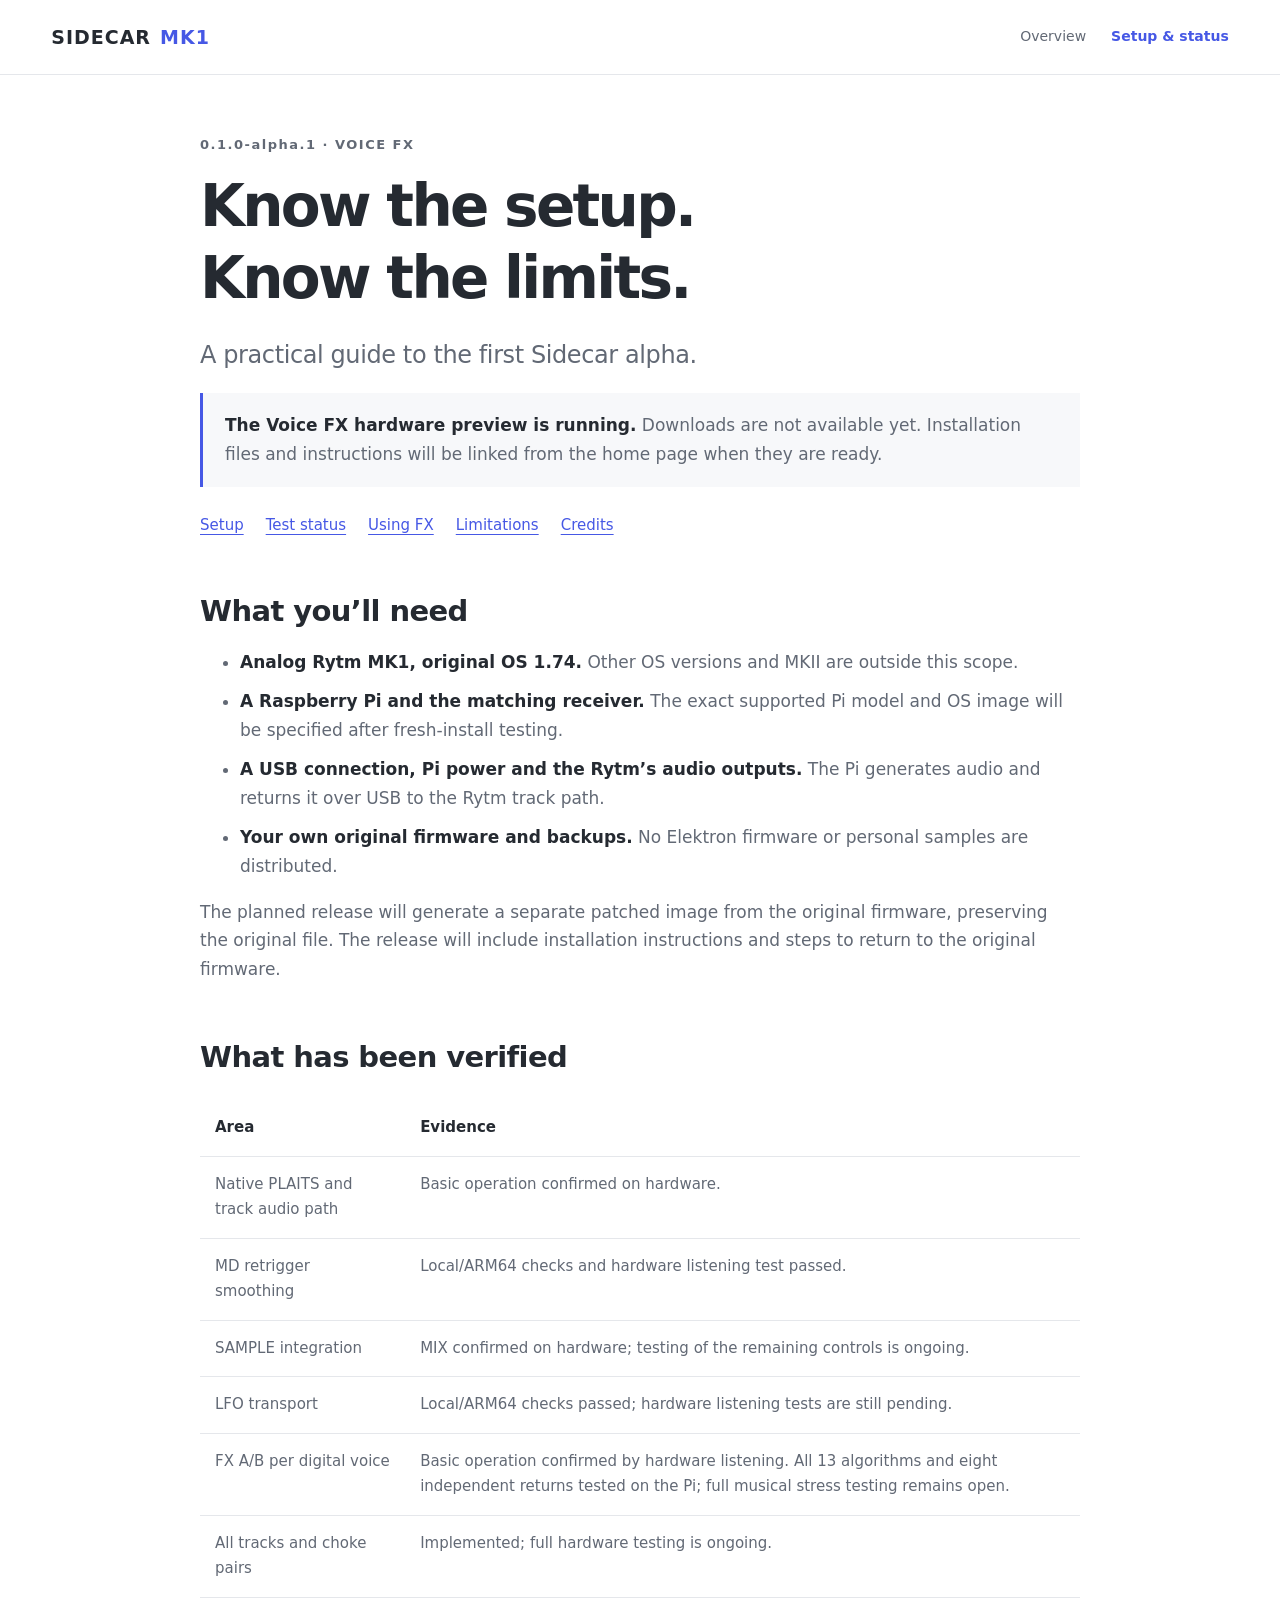
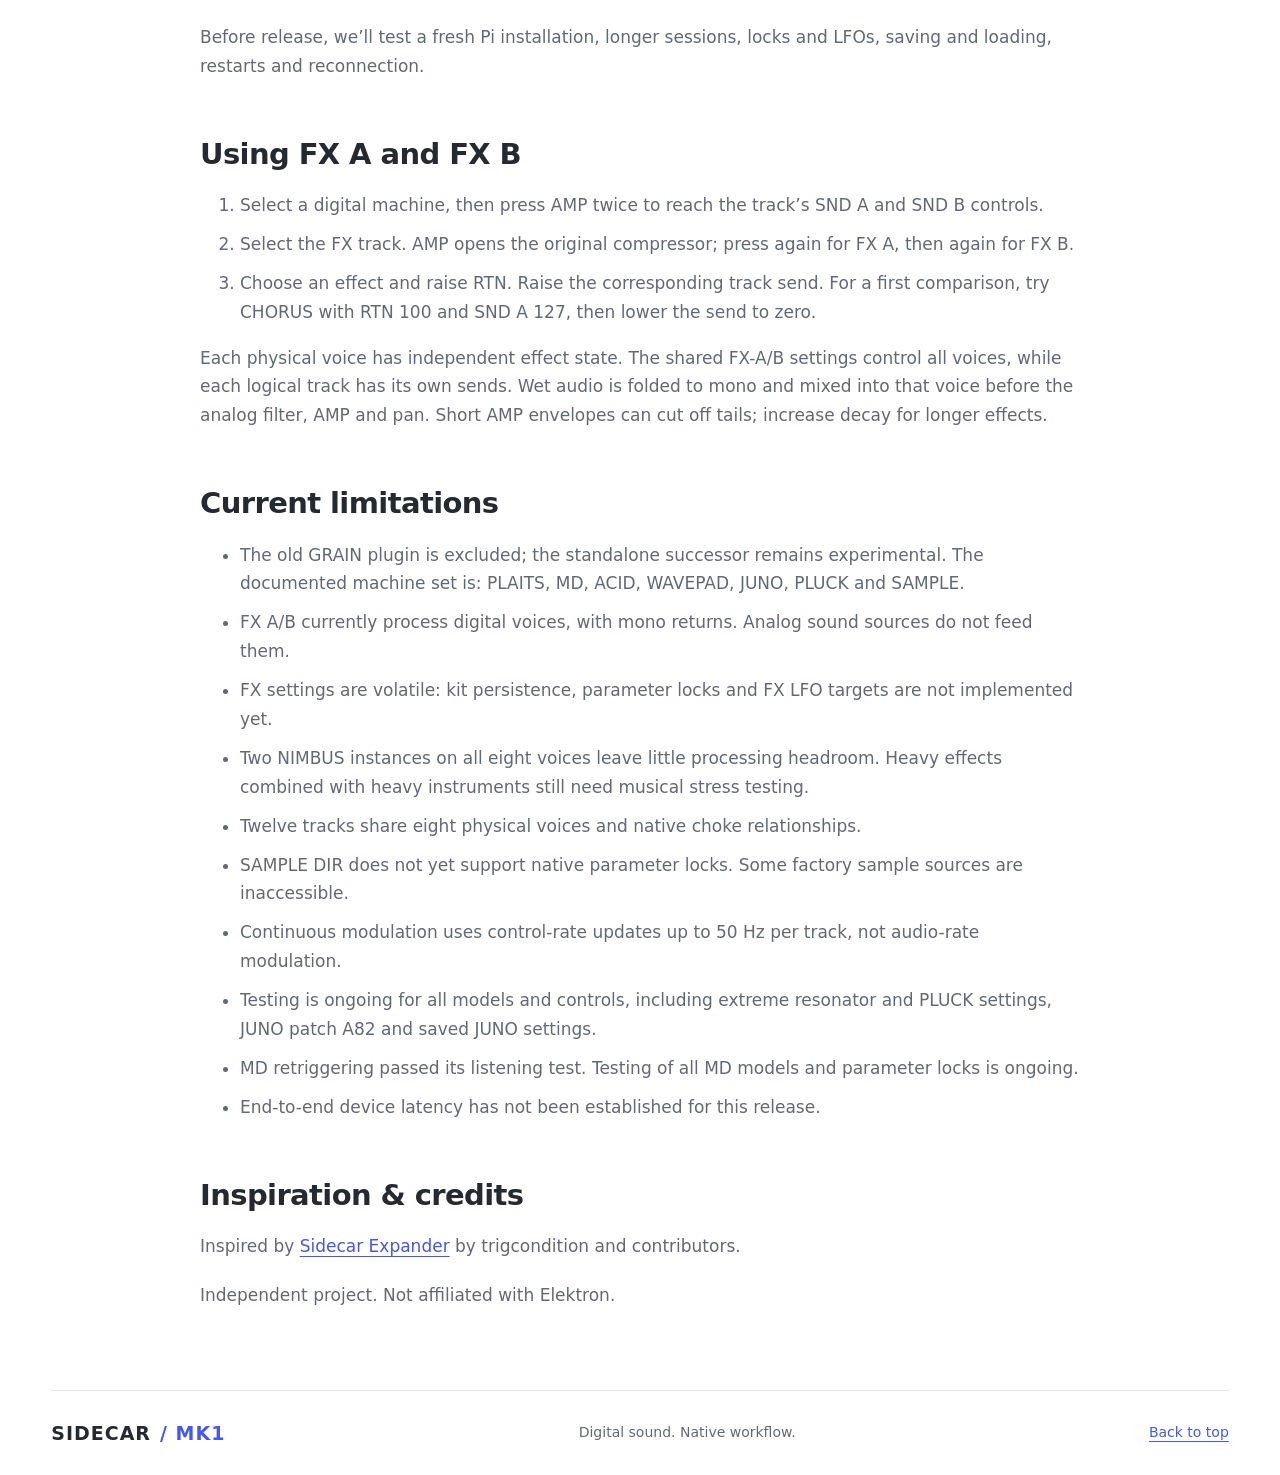
<file: site/guide.html>
<!doctype html>
<html lang="en">
<head>
<meta charset="utf-8">
<meta name="viewport" content="width=device-width, initial-scale=1">
<title>Guide &amp; status — MK1 Sidecar</title>
<meta name="description" content="Requirements, alpha scope, hardware verification and credits for Analog Rytm MK1 Sidecar.">
<link rel="icon" href="mark.svg" type="image/svg+xml">
<link rel="stylesheet" href="style.css">
</head>
<body>
<a class="skip" href="#main">Skip to content</a>
<header class="masthead">
<div class="wrap header-inner">
<a class="brand" href="index.html">SIDECAR <span>MK1</span></a>
<nav aria-label="Main navigation">
<a href="index.html">Overview</a>
<a href="guide.html" aria-current="page">Setup &amp; status</a>
</nav>
</div>
</header>
<main class="wrap guide" id="main">
<p class="eyebrow">0.1.0-alpha.1 · VOICE FX</p>
<h1>Know the setup.<br>Know the limits.</h1>
<p class="lead">A practical guide to the first Sidecar alpha.</p>
<div class="notice">
<p>
<strong>The Voice FX hardware preview is running.</strong> Downloads are not available yet. Installation files and instructions will be linked from the home page when they are ready.</p>
</div>
<nav aria-label="Guide sections">
<a href="#setup">Setup</a>
<a href="#status">Test status</a>
<a href="#effects">Using FX</a>
<a href="#limits">Limitations</a>
<a href="#credits">Credits</a>
</nav>
<h2 id="setup">What you’ll need</h2>
<ul>
<li>
<strong>Analog Rytm MK1, original OS 1.74.</strong> Other OS versions and MKII are outside this scope.</li>
<li>
<strong>A Raspberry Pi and the matching receiver.</strong> The exact supported Pi model and OS image will be specified after fresh-install testing.</li>
<li>
<strong>A USB connection, Pi power and the Rytm’s audio outputs.</strong> The Pi generates audio and returns it over USB to the Rytm track path.</li>
<li>
<strong>Your own original firmware and backups.</strong> No Elektron firmware or personal samples are distributed.</li>
</ul>
<p>The planned release will generate a separate patched image from the original firmware, preserving the original file. The release will include installation instructions and steps to return to the original firmware.</p>
<h2 id="status">What has been verified</h2>
<table>
<thead>
<tr>
<th scope="col">Area</th>
<th scope="col">Evidence</th>
</tr>
</thead>
<tbody>
<tr>
<td>Native PLAITS and track audio path</td>
<td>Basic operation confirmed on hardware.</td>
</tr>
<tr>
<td>MD retrigger smoothing</td>
<td>Local/ARM64 checks and hardware listening test passed.</td>
</tr>
<tr>
<td>SAMPLE integration</td>
<td>MIX confirmed on hardware; testing of the remaining controls is ongoing.</td>
</tr>
<tr>
<td>LFO transport</td>
<td>Local/ARM64 checks passed; hardware listening tests are still pending.</td>
</tr>
<tr>
<td>FX A/B per digital voice</td>
<td>Basic operation confirmed by hardware listening. All 13 algorithms and eight independent returns tested on the Pi; full musical stress testing remains open.</td>
</tr>
<tr>
<td>All tracks and choke pairs</td>
<td>Implemented; full hardware testing is ongoing.</td>
</tr>
</tbody>
</table>
<p>Before release, we’ll test a fresh Pi installation, longer sessions, locks and LFOs, saving and loading, restarts and reconnection.</p>
<h2 id="effects">Using FX A and FX B</h2>
<ol>
<li>Select a digital machine, then press AMP twice to reach the track’s SND A and SND B controls.</li>
<li>Select the FX track. AMP opens the original compressor; press again for FX A, then again for FX B.</li>
<li>Choose an effect and raise RTN. Raise the corresponding track send. For a first comparison, try CHORUS with RTN 100 and SND A 127, then lower the send to zero.</li>
</ol>
<p>Each physical voice has independent effect state. The shared FX-A/B settings control all voices, while each logical track has its own sends. Wet audio is folded to mono and mixed into that voice before the analog filter, AMP and pan. Short AMP envelopes can cut off tails; increase decay for longer effects.</p>
<h2 id="limits">Current limitations</h2>
<ul>
<li>The old GRAIN plugin is excluded; the standalone successor remains experimental. The documented machine set is: PLAITS, MD, ACID, WAVEPAD, JUNO, PLUCK and SAMPLE.</li>
<li>FX A/B currently process digital voices, with mono returns. Analog sound sources do not feed them.</li>
<li>FX settings are volatile: kit persistence, parameter locks and FX LFO targets are not implemented yet.</li>
<li>Two NIMBUS instances on all eight voices leave little processing headroom. Heavy effects combined with heavy instruments still need musical stress testing.</li>
<li>Twelve tracks share eight physical voices and native choke relationships.</li>
<li>SAMPLE DIR does not yet support native parameter locks. Some factory sample sources are inaccessible.</li>
<li>Continuous modulation uses control-rate updates up to 50 Hz per track, not audio-rate modulation.</li>
<li>Testing is ongoing for all models and controls, including extreme resonator and PLUCK settings, JUNO patch A82 and saved JUNO settings.</li>
<li>MD retriggering passed its listening test. Testing of all MD models and parameter locks is ongoing.</li>
<li>End-to-end device latency has not been established for this release.</li>
</ul>
<h2 id="credits">Inspiration &amp; credits</h2>
<p>Inspired by <a href="https://trigcondition.github.io/sidecar-expander/">Sidecar Expander</a> by trigcondition and contributors.</p>
<p>Independent project. Not affiliated with Elektron.</p>
</main>
<footer class="wrap footer">
<a class="brand" href="index.html">SIDECAR <span> / MK1</span>
</a>
<p>Digital sound. Native workflow.</p>
<a href="#main">Back to top</a>
</footer>
</body>
</html>
</file>
<file: site/style.css>
@charset "UTF-8";
:root {
  color-scheme: light;
  --bg: #fff;
  --text: #252a31;
  --muted: #626975;
  --line: #e5e7eb;
  --surface: #f7f8fa;
  --accent: #4658e5;
  --accent-soft: #a5c2fc;
  --accent-tint: #eef5ff;
  --sans: -apple-system, BlinkMacSystemFont, "SF Pro Text", system-ui, "Segoe UI", sans-serif;
}
* { box-sizing: border-box; }
html { scroll-behavior: smooth; scroll-padding-top: 100px; }
body { margin: 0; background: var(--bg); color: var(--text); font: 17px/1.7 var(--sans); }
[hidden] { display: none !important; }
a { color: var(--accent); text-underline-offset: 4px; }
a:hover { text-decoration-thickness: 2px; }
a:focus-visible { outline: 3px solid var(--accent); outline-offset: 5px; }
img { max-width: 100%; height: auto; }
p { margin: 0 0 20px; }
h1, h2, h3 { line-height: 1.25; margin-top: 0; letter-spacing: -.6px; }
h2 { font-size: 29px; margin-bottom: 19px; font-weight: 650; }
.wrap { width: min(1200px, 92%); margin-inline: auto; }
.skip { position: absolute; top: -100px; left: 1rem; z-index: 30; background: #fff; padding: 12px 20px; }
.skip:focus { top: 10px; }
.masthead { position: sticky; top: 0; z-index: 10; background: #fffffff5; border-bottom: 1px solid var(--line); }
.header-inner { min-height: 74px; display: flex; justify-content: space-between; align-items: center; gap: 25px; }
.brand { color: var(--text); font: 750 19px/1.3 var(--sans); letter-spacing: 1px; text-decoration: none; display: flex; align-items: center; gap: 9px; }
.brand span { color: var(--accent); }
.masthead nav { display: flex; gap: 25px; font-size: 14px; }
.masthead nav a { text-decoration: none; color: var(--muted); }
.masthead nav a[aria-current] { color: var(--accent); font-weight: 600; }
.docs-layout { display: grid; grid-template-columns: 210px minmax(0, 1fr); gap: 65px; }
.sidebar { border-right: 1px solid var(--line); padding-top: 45px; }
.sidebar nav { position: sticky; top: 110px; padding-right: 22px; }
.nav-title { font: 650 13px/1.4 var(--sans); letter-spacing: 1px; margin-bottom: 19px; }
.sidebar a { display: block; color: var(--muted); font-size: 14px; text-decoration: none; padding: 6px 0; }
.sidebar a:hover { color: var(--accent); }
.sidebar-note { border-top: 1px solid var(--line); margin-top: 25px; padding-top: 20px; font-size: 13px; color: var(--muted); }
.home-content { max-width: 850px; padding-top: 58px; min-width: 0; }
.eyebrow { color: var(--accent); font: 600 13px/1.6 var(--sans); letter-spacing: 1.5px; margin-bottom: 14px; }
h1 { font-size: clamp(44px, 5.4vw, 68px); letter-spacing: -2.7px; margin-bottom: 22px; }
h1 span { color: var(--accent); }
.lead { font-size: 24px; line-height: 1.5; font-weight: 450; letter-spacing: -.4px; }
.version { font-size: 14px; color: var(--muted); }
.actions { display: flex; gap: 14px; flex-wrap: wrap; margin: 26px 0 36px; }
.button { border-radius: 5px; padding: 10px 20px; color: #fff; background: var(--accent); border: 1px solid var(--accent); font-size: 15px; font-weight: 600; text-decoration: none; }
.button:hover { background: #3845ca; }
.button.secondary { color: var(--text); background: var(--surface); border-color: var(--line); }
.button.secondary:hover { background: #eceef1; }
.origin { color: var(--muted); font-size: 14px; }
.video-section { margin: 44px 0 12px; }
.video-section > p { color: var(--muted); }
.video-placeholder { position: relative; overflow: hidden; aspect-ratio: 16 / 9; display: flex; flex-direction: column; align-items: center; justify-content: center; padding: 25px; text-align: center; background: #20242a; color: #f5f5f5; border-radius: 7px; }
.video-placeholder > :not(svg) { position: relative; }
.video-illo { position: absolute; left: -2%; width: 104%; top: 50%; transform: translateY(-50%); opacity: .22; --accent: #a5c2fc; --accent-soft: #637ef1; }
.video-wordmark { font: 700 clamp(24px, 3.5vw, 44px)/1.3 var(--sans); letter-spacing: -1px; margin-bottom: 25px; }
.video-wordmark span { color: #a5c2fc; }
.video-placeholder p { font-size: 18px; margin-bottom: 8px; }
.video-placeholder > span { color: #bfc5ce; font-size: 14px; }
.video-player { aspect-ratio: 16 / 9; background: #20242a; border-radius: 7px; overflow: hidden; }
.video-player iframe { display: block; width: 100%; height: 100%; border: 0; }
.video-fallback { margin-top: 12px; font-size: 14px; }
.illo { fill: none; stroke: var(--accent); stroke-width: 1.25; stroke-linecap: round; stroke-linejoin: round; }
.illo * { vector-effect: non-scaling-stroke; }
.illo .soft { stroke: var(--accent-soft); }
.illo .fill-soft { fill: var(--accent-tint); stroke: none; }
.hero-art { margin: 8px 0 38px; padding: 30px 32px; border: 1px solid var(--line); border-radius: 10px; background: radial-gradient(circle at 1px 1px, #e0e3ee 1px, transparent 0) 0 0 / 18px 18px, var(--surface); }
.hero-art svg { display: block; width: 100%; height: auto; }
.hero-signal { stroke-dasharray: 3 12; animation: signal 1.6s linear infinite; }
.pad-hit { animation: pad 3.2s ease-in-out infinite; }
.pad-hit-2 { animation-delay: 1.6s; }
@keyframes signal { to { stroke-dashoffset: -30; } }
@keyframes pad { 0%, 40%, 100% { fill: transparent; } 8% { fill: var(--accent-tint); } }
.feature-art { float: right; width: 220px; margin: 4px 0 18px 34px; padding: 14px; border: 1px solid var(--line); border-radius: 10px; background: var(--surface); }
.feature-art svg { display: block; width: 100%; height: auto; }
.feature::after { content: ""; display: block; clear: both; }
.feature { padding-top: 44px; margin-top: 44px; border-top: 1px solid var(--line); }
.feature .eyebrow { margin-bottom: 10px; }
.machine-list { display: grid; grid-template-columns: 1fr 1fr; gap: 14px; margin: 27px 0 20px; }
.machine-list > div { display: grid; grid-template-columns: 48px 1fr; column-gap: 16px; align-items: center; padding: 16px 18px; border: 1px solid var(--line); border-radius: 8px; background: var(--bg); transition: border-color .2s, background .2s; }
.machine-list > div:hover { border-color: var(--accent-soft); background: var(--accent-tint); }
.machine-list > div:last-child:nth-child(odd) { grid-column: 1 / -1; }
.machine-icon { grid-row: span 2; width: 48px; height: 48px; }
.machine-list dt { font: 650 16px/1.5 var(--sans); margin-bottom: 5px; }
.machine-list dd { margin: 0; color: var(--muted); font-size: 15px; }
.note { font-size: 14px; color: var(--muted); }
.badge { display: inline-block; margin-right: 7px; padding: 2px 8px; border-radius: 4px; font-size: 12px; font-weight: 600; color: #303ca3; background: #eef5ff; }
.signal-flow { list-style: none; display: grid; grid-template-columns: repeat(3, 1fr); border: 1px solid var(--line); border-radius: 6px; background: var(--surface); padding: 0; margin: 28px 0 0; }
.signal-flow li { position: relative; padding: 22px; border-right: 1px solid var(--line); }
.signal-flow li:not(:last-child)::after { content: ""; position: absolute; right: -7px; top: 50%; width: 12px; height: 12px; border-top: 1px solid var(--accent-soft); border-right: 1px solid var(--accent-soft); background: var(--surface); transform: translateY(-50%) rotate(45deg); z-index: 1; }
.flow-icon { display: block; width: 64px; height: 44px; margin-bottom: 14px; }
.signal-flow li:last-child { border: 0; }
.signal-flow strong { display: block; font-size: 18px; margin-bottom: 7px; }
.signal-flow span { font-size: 14px; color: var(--muted); display: block; }
/* Native disclosure controls keep every machine accessible without JavaScript. */
.screen-gallery { display: grid; gap: 10px; margin-top: 27px; }
.screen-machine { border: 1px solid var(--line); border-radius: 8px; background: var(--bg); overflow: hidden; transition: border-color .2s; }
.screen-machine:hover, .screen-machine[open] { border-color: var(--accent-soft); }
.screen-machine summary { display: flex; align-items: center; gap: 16px; padding: 14px 18px; cursor: pointer; list-style: none; transition: background .2s; }
.screen-machine summary::-webkit-details-marker { display: none; }
.screen-machine summary:hover, .screen-machine[open] summary { background: var(--accent-tint); }
.screen-machine summary:focus-visible { outline: 3px solid var(--accent); outline-offset: -3px; }
.screen-icon { flex: none; width: 36px; height: 36px; }
.screen-name { font: 650 16px/1.5 var(--sans); }
.screen-machine[open] .screen-name { color: var(--accent); }
.screen-summary { color: var(--muted); font: 600 12px/1.6 var(--sans); letter-spacing: 1.5px; }
.screen-toggle { flex: none; width: 16px; height: 16px; margin-left: auto; }
.screen-toggle-v { transform-origin: 8px 8px; transition: transform .2s; }
.screen-machine[open] .screen-toggle-v { transform: rotate(90deg); }
.screen-pair { display: grid; grid-template-columns: repeat(2, minmax(0, 1fr)); gap: 22px; padding: 22px 18px; border-top: 1px solid var(--line); background: var(--surface); }
.screen-panel { margin: 0; min-width: 0; }
.screen-panel figcaption { margin-bottom: 10px; color: var(--accent); font: 600 12px/1.6 var(--sans); letter-spacing: 1.5px; }
.screen-panel a { display: block; padding: 12px; border: 1px solid #20242a; border-radius: 7px; background: #20242a; box-shadow: inset 0 0 0 4px #20242a, inset 0 0 0 5px #a5c2fc33; transition: border-color .2s; }
.screen-panel a:hover { border-color: var(--accent-soft); }
.screen-panel a:focus-visible { outline: 3px solid var(--accent); outline-offset: 3px; }
.screen-panel img { display: block; width: 100%; height: auto; image-rendering: pixelated; }
.screen-note { margin: 0; padding: 0 18px 20px; background: var(--surface); font-size: 14px; color: var(--muted); }
.resource-links { display: grid; gap: 0; }
.resource-links a { text-decoration: none; padding: 17px 0; border-bottom: 1px solid var(--line); }
.resource-links strong, .resource-links span { display: block; }
.resource-links strong { font-size: 16px; }
.resource-links span { font-size: 14px; color: var(--muted); }
.resource-links a:hover strong { text-decoration: underline; }
.page-footer { margin-top: 55px; padding: 28px 0 45px; border-top: 1px solid var(--line); }
.page-footer p { font-size: 13px; color: var(--muted); margin-bottom: 10px; }
.guide { max-width: 880px; padding-block: 60px; }
.guide h1 { font-size: clamp(40px, 5vw, 58px); }
.guide h2 { margin-top: 55px; }
.guide p, .guide li { color: var(--muted); }
.guide strong { color: var(--text); }
.guide li { margin-bottom: 10px; }
.guide code { font: 14px var(--sans); overflow-wrap: anywhere; }
.guide .notice { border-left: 3px solid var(--accent); padding: 18px 22px; background: var(--surface); margin-bottom: 26px; }
.guide .notice p { margin: 0; }
.guide nav { display: flex; flex-wrap: wrap; gap: 22px; font-size: 15px; }
.guide table { border-collapse: collapse; width: 100%; margin: 25px 0; font-size: 15px; }
.guide td, .guide th { text-align: left; padding: 15px; border-bottom: 1px solid var(--line); vertical-align: top; }
.guide td { color: var(--muted); }
.footer { border-top: 1px solid var(--line); padding-block: 30px; display: flex; gap: 25px; justify-content: space-between; font-size: 14px; }
.footer p { color: var(--muted); margin: 0; }
@media (max-width: 960px) {
  .feature-art { width: 180px; margin-left: 24px; }
  .docs-layout { grid-template-columns: 175px minmax(0, 1fr); gap: 35px; }
  .signal-flow li { padding: 16px; }
}
@media (max-width: 720px) {
  .screen-pair { grid-template-columns: 1fr; gap: 18px; padding: 18px 16px; }
  .screen-machine summary { gap: 12px; padding: 12px 16px; }
  .screen-icon { width: 30px; height: 30px; }
  .screen-summary { display: none; }
  .screen-note { padding: 0 16px 18px; }
  .wrap { width: 90%; }
  .header-inner { min-height: 68px; gap: 12px; }
  .brand { font-size: 16px; }
  .masthead nav { font-size: 13px; gap: 15px; }
  .docs-layout { display: block; }
  .sidebar { border-right: 0; border-bottom: 1px solid var(--line); padding: 16px 0; }
  .sidebar nav { position: static; display: flex; gap: 8px 20px; flex-wrap: wrap; padding: 0; }
  .sidebar a { font-size: 13px; padding: 2px 0; }
  .nav-title, .sidebar-note { display: none; }
  .home-content { padding-top: 38px; }
  h1 { font-size: 46px; letter-spacing: -2px; }
  .lead { font-size: 21px; }
  h2 { font-size: 26px; }
  .feature { padding-top: 30px; margin-top: 32px; }
  .machine-list { grid-template-columns: 1fr; gap: 10px; }
  .machine-list > div:last-child:nth-child(odd) { grid-column: auto; }
  .feature-art { float: none; width: 100%; max-width: 260px; margin: 4px 0 22px; }
  .hero-art { padding: 16px 14px 10px; }
  .signal-flow li:not(:last-child)::after { right: auto; left: 28px; top: auto; bottom: -7px; transform: rotate(135deg); }
  .machine-list dd { font-size: 14px; }
  .video-placeholder { padding: 18px; }
  .video-wordmark { margin-bottom: 16px; }
  .video-placeholder p { font-size: 16px; }
  .video-placeholder > span { font-size: 12px; }
  .signal-flow { grid-template-columns: 1fr; }
  .signal-flow li { border-right: 0; border-bottom: 1px solid var(--line); }
  .guide { padding-block: 40px; }
  .guide th, .guide td { padding: 10px 7px; font-size: 14px; }
  .footer { flex-wrap: wrap; }
}
@media (max-width: 380px) {
  .header-inner { flex-wrap: wrap; padding-block: 13px; }
  .video-placeholder > span { display: none; }
}
@media (prefers-reduced-motion: reduce) {
  html { scroll-behavior: auto; }
  .hero-signal, .pad-hit { animation: none; }
  .machine-list > div, .screen-machine, .screen-machine summary, .screen-toggle-v, .screen-panel a { transition: none; }
}
</file>
